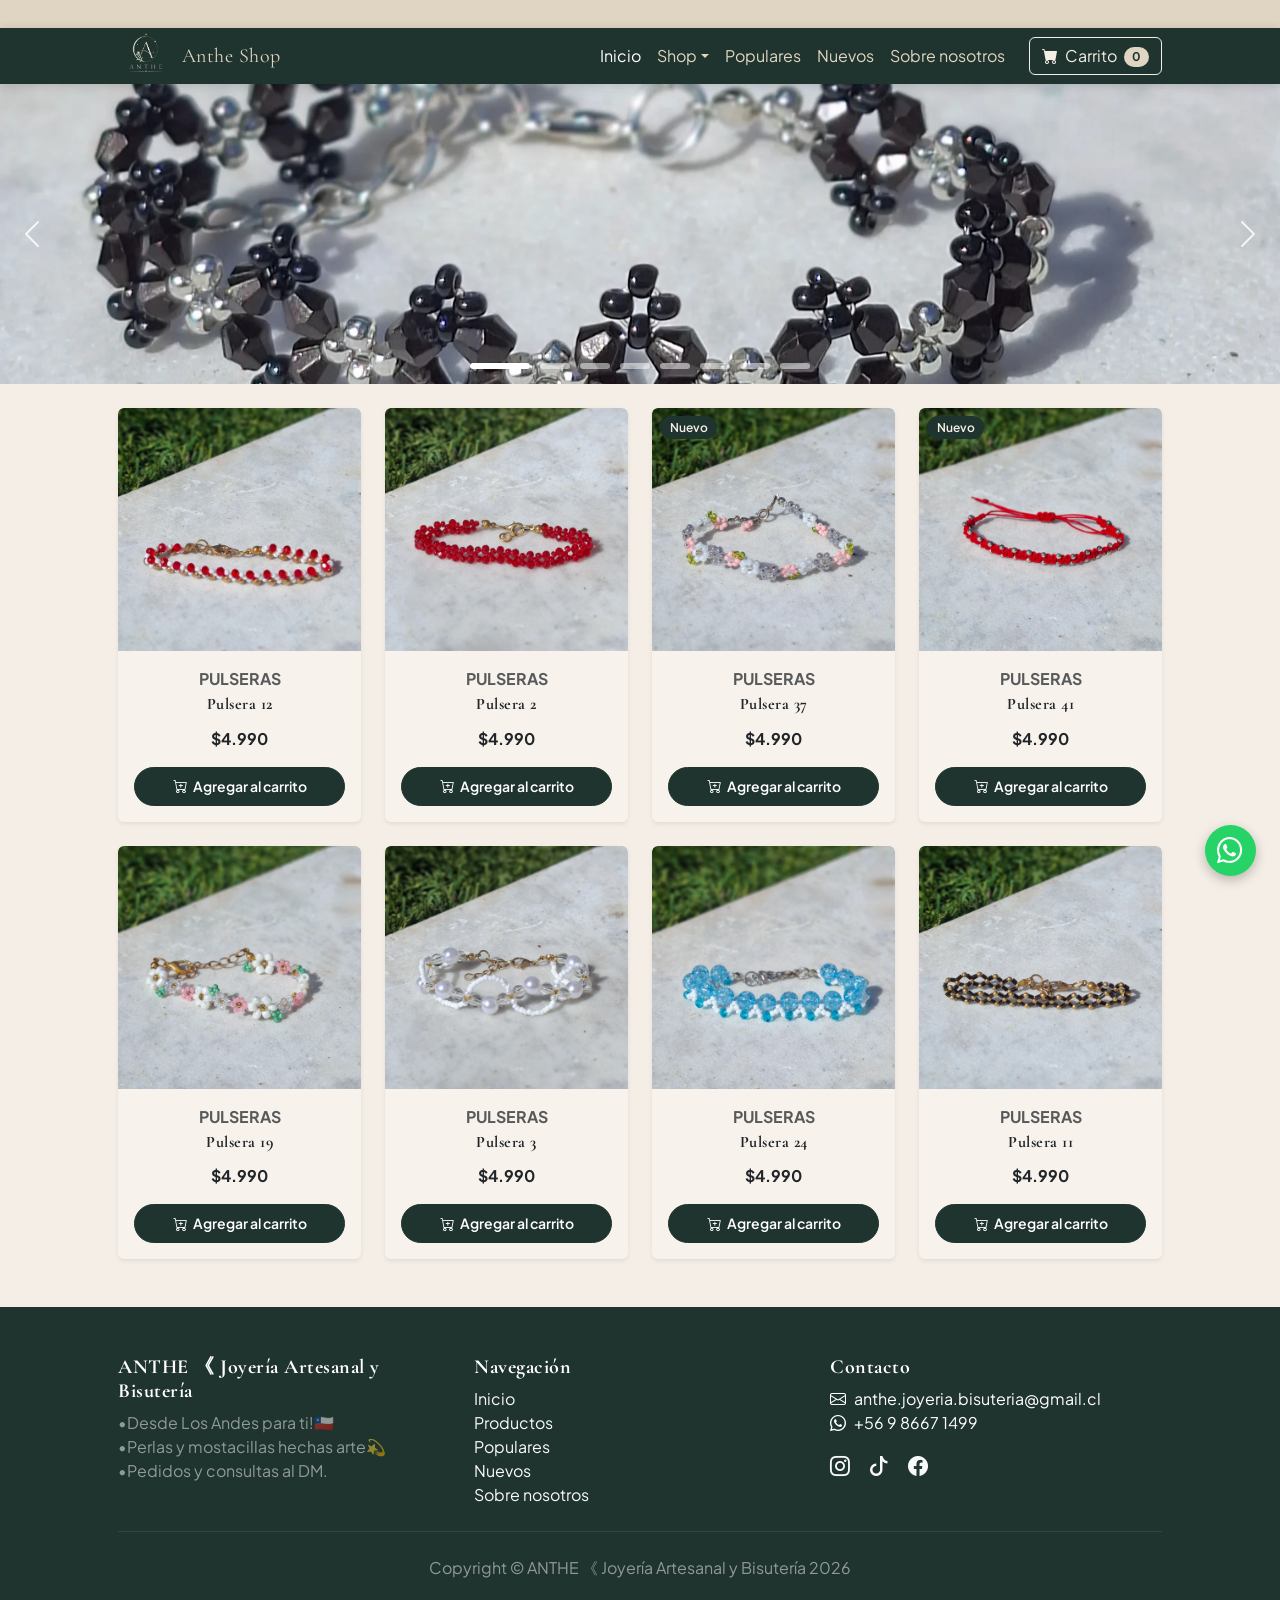
<file: index.html>
<!DOCTYPE html>
<html lang="es">
<head>
  <meta charset="utf-8" />
  <meta name="viewport" content="width=device-width, initial-scale=1" />
  <meta name="description" content="Anthe Shop &amp; bisutería - Pulseras y accesorios hechos a mano." />
  <title>Anthe Shop</title>
  <link rel="icon" type="image/x-icon" href="assets/favicon.ico" />
  <link href="https://cdn.jsdelivr.net/npm/bootstrap@5.2.3/dist/css/bootstrap.min.css" rel="stylesheet" />
  <link href="https://cdn.jsdelivr.net/npm/bootstrap-icons@1.5.0/font/bootstrap-icons.css" rel="stylesheet" />
  <link href="css/estilos.css" rel="stylesheet" />
  <link rel="preconnect" href="https://fonts.googleapis.com">
  <link rel="preconnect" href="https://fonts.gstatic.com" crossorigin>
  <link href="https://fonts.googleapis.com/css2?family=Cormorant+Garamond:wght@600;700&family=Plus+Jakarta+Sans:wght@400;500;600&display=swap" rel="stylesheet">

</head>
<body data-pagina="inicio">

  <div id="navbar"></div>

  <!-- Carrusel: las fotos y los links los crea scripts.js -->
  <header>
    <div id="miCarrusel" class="carousel slide" data-bs-ride="carousel" data-bs-interval="5000">
      <div class="carousel-indicators"></div>
      <div class="carousel-inner"></div>

      <button class="carousel-control-prev" type="button" data-bs-target="#miCarrusel" data-bs-slide="prev">
        <span class="carousel-control-prev-icon" aria-hidden="true"></span>
        <span class="visually-hidden">Anterior</span>
      </button>
      <button class="carousel-control-next" type="button" data-bs-target="#miCarrusel" data-bs-slide="next">
        <span class="carousel-control-next-icon" aria-hidden="true"></span>
        <span class="visually-hidden">Siguiente</span>
      </button>
    </div>
  </header>

  <!-- Productos destacados: los crea scripts.js -->
  <main>
    <section class="pt-4 pb-5">
      <div class="container px-4 px-lg-5">
        <div id="destacados" class="row g-3 g-lg-4 row-cols-2 row-cols-md-3 row-cols-xl-4 justify-content-center"></div>
      </div>
    </section>
  </main>

  <div id="footer"></div>

  <script src="https://cdn.jsdelivr.net/npm/bootstrap@5.2.3/dist/js/bootstrap.bundle.min.js"></script>
  <script src="js/datos.js"></script>
  <script src="js/scripts.js"></script>
  <!-- whatsapp flotante-->
  <a href="https://wa.me/56986671499" class="btn-whatsapp-flotante" target="_blank" rel="noopener" aria-label="Contacto WhatsApp">
  <i class="bi bi-whatsapp"></i>
</a>
</body>
</html>
</file>
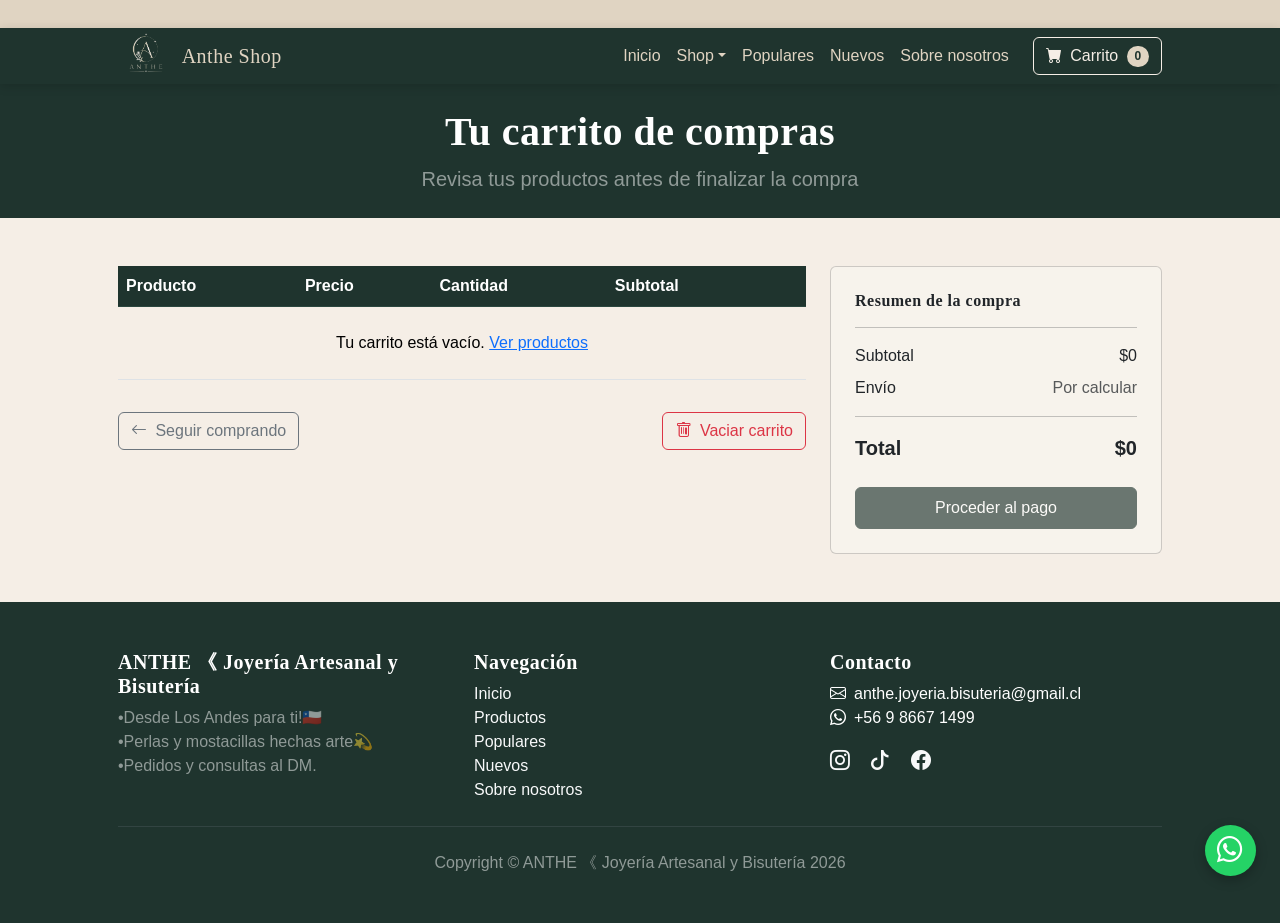
<file: carrito.html>
<!DOCTYPE html>
<html lang="es">
<head>
  <meta charset="utf-8" />
  <meta name="viewport" content="width=device-width, initial-scale=1" />
  <meta name="description" content="Carrito de compras - Anthe Shop &amp; bisutería" />
  <title>Carrito | Anthe Shop</title>
  <link rel="icon" type="image/x-icon" href="assets/favicon.ico" />
  <link href="https://cdn.jsdelivr.net/npm/bootstrap@5.2.3/dist/css/bootstrap.min.css" rel="stylesheet" />
  <link href="https://cdn.jsdelivr.net/npm/bootstrap-icons@1.5.0/font/bootstrap-icons.css" rel="stylesheet" />
  <link href="css/estilos.css" rel="stylesheet" />
</head>
<body data-pagina="carrito">

  <div id="navbar"></div>

  <header class="bg-marca text-white text-center py-4">
    <div class="container px-4 px-lg-5">
      <h1 class="display-6 fw-bolder">Tu carrito de compras</h1>
      <p class="lead fw-normal text-white-50 mb-0">Revisa tus productos antes de finalizar la compra</p>
    </div>
  </header>

  <!-- La tabla la llena scripts.js -->
  <main>
    <section class="py-5">
      <div class="container px-4 px-lg-5">
        <div class="row">

          <div class="col-lg-8 mb-4">
            <div class="table-responsive">
              <table class="table align-middle">
                <thead class="table-dark">
                  <tr>
                    <th scope="col">Producto</th>
                    <th scope="col">Precio</th>
                    <th scope="col">Cantidad</th>
                    <th scope="col">Subtotal</th>
                    <th scope="col"><span class="visually-hidden">Quitar</span></th>
                  </tr>
                </thead>
                <tbody id="lista-carrito"></tbody>
              </table>
            </div>
            <div class="d-flex justify-content-between mt-3">
              <a href="productos.html" class="btn btn-outline-secondary">
                <i class="bi-arrow-left me-1"></i> Seguir comprando
              </a>
              <button id="vaciar-carrito" class="btn btn-outline-danger" type="button">
                <i class="bi-trash me-1"></i> Vaciar carrito
              </button>
            </div>
          </div>

          <div class="col-lg-4">
            <div class="card">
              <div class="card-body p-4">
                <h5 class="card-title fw-bolder mb-3">Resumen de la compra</h5>
                <hr />
                <div class="d-flex justify-content-between mb-2">
                  <span>Subtotal</span>
                  <span id="resumen-subtotal">$0</span>
                </div>
                <div class="d-flex justify-content-between mb-2">
                  <span>Envío</span>
                  <span class="text-muted">Por calcular</span>
                </div>
                <hr />
                <div class="d-flex justify-content-between mb-4">
                  <strong class="fs-5">Total</strong>
                  <strong class="fs-5" id="resumen-total">$0</strong>
                </div>
                <button class="btn btn-dark w-100 py-2" type="button" id="btn-checkout">Proceder al pago</button>
              </div>
            </div>
          </div>

        </div>
      </div>
    </section>
  </main>

  <div id="footer"></div>

  <script src="https://cdn.jsdelivr.net/npm/bootstrap@5.2.3/dist/js/bootstrap.bundle.min.js"></script>
  <script src="js/datos.js"></script>
  <script src="js/scripts.js"></script>
  <a href="https://wa.me/569XXXXXXXX" class="btn-whatsapp-flotante" target="_blank" rel="noopener" aria-label="Contacto WhatsApp">
  <i class="bi bi-whatsapp"></i>
</a>

</body>
</html>
</file>
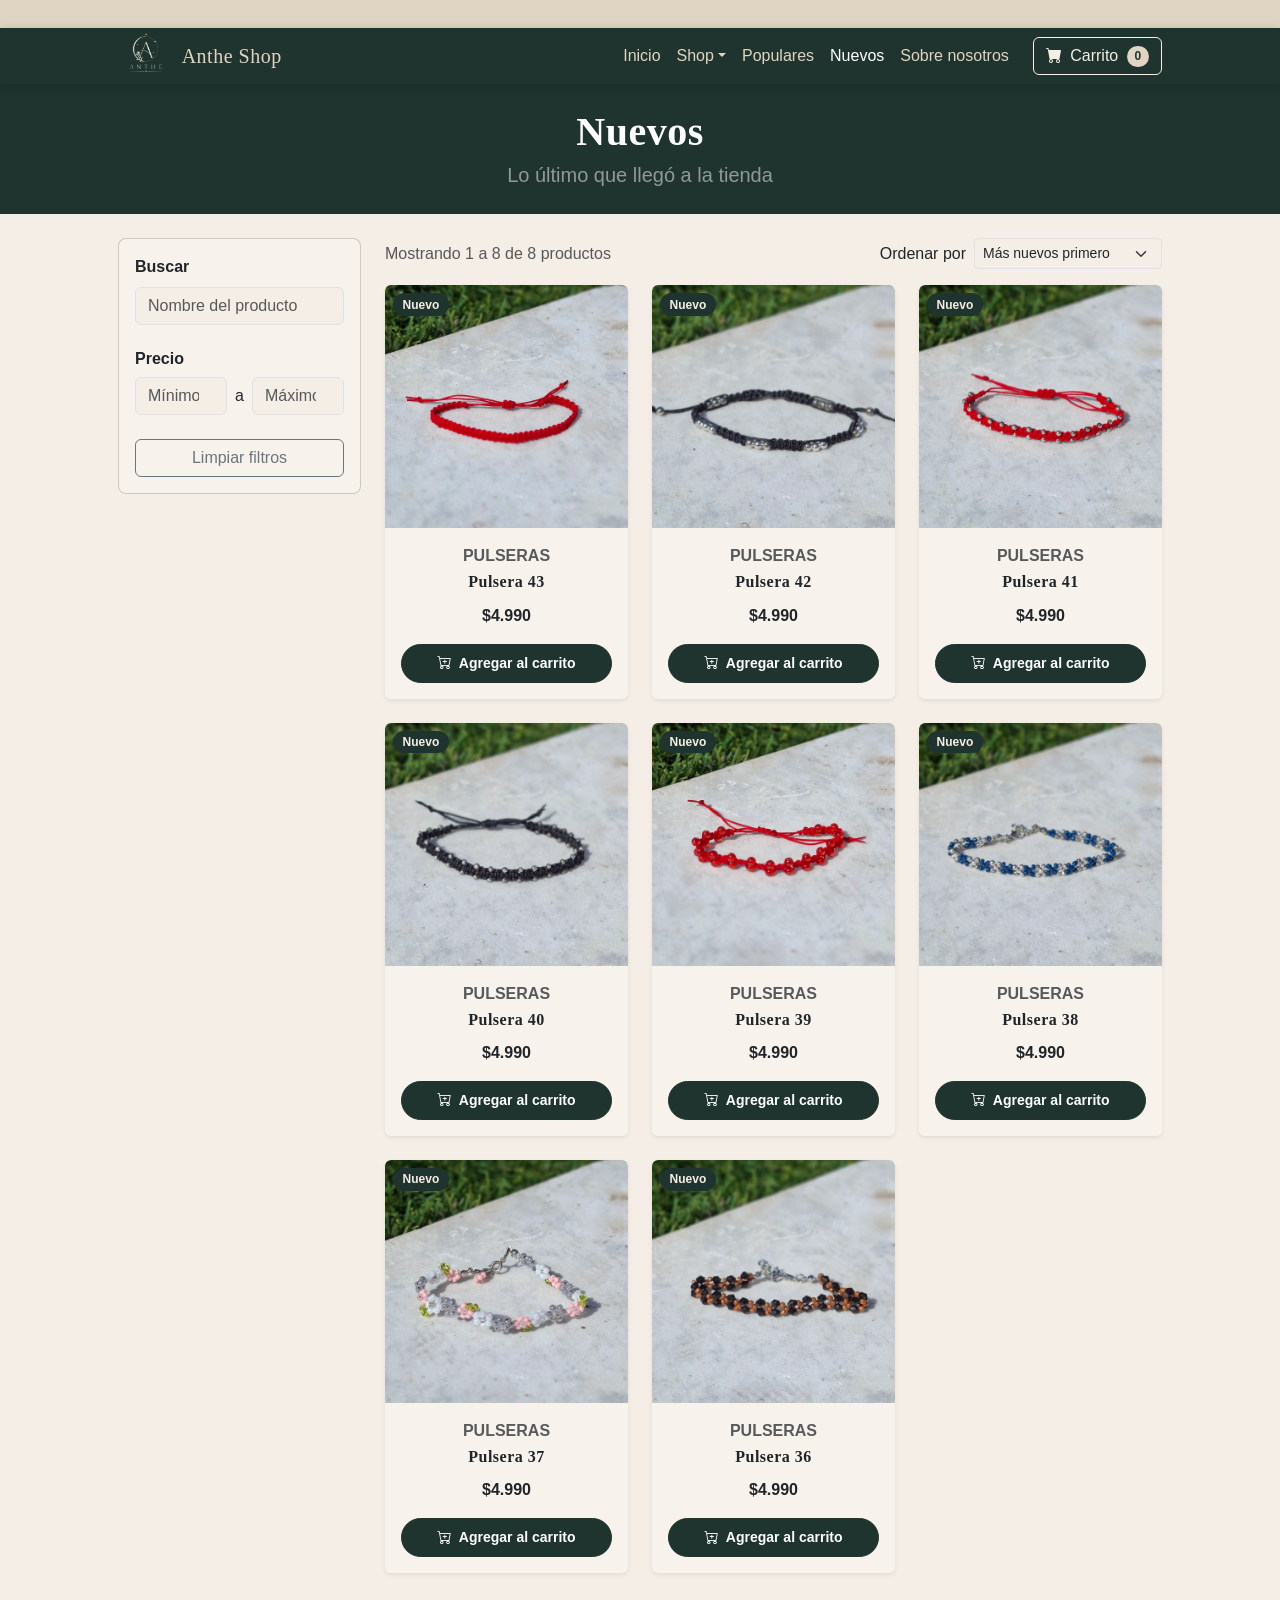
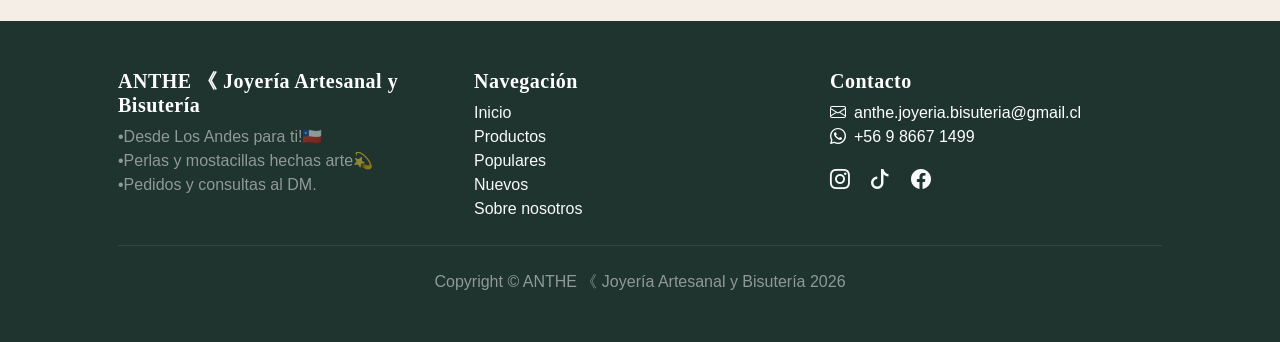
<file: nuevos.html>
<!DOCTYPE html>
<html lang="es">
<head>
  <meta charset="utf-8" />
  <meta name="viewport" content="width=device-width, initial-scale=1" />
  <meta name="description" content="Los productos más nuevos de Anthe Shop." />
  <title>Nuevos | Anthe Shop</title>
  <link rel="icon" type="image/x-icon" href="assets/favicon.ico" />
  <link href="https://cdn.jsdelivr.net/npm/bootstrap@5.2.3/dist/css/bootstrap.min.css" rel="stylesheet" />
  <link href="https://cdn.jsdelivr.net/npm/bootstrap-icons@1.5.0/font/bootstrap-icons.css" rel="stylesheet" />
  <link href="css/estilos.css" rel="stylesheet" />
</head>
<body data-pagina="nuevos" data-vista="nuevos">

  <div id="navbar"></div>

  <!-- Filtros, orden, productos y paginación: los crea scripts.js -->
  <div id="catalogo-app"></div>

  <div id="footer"></div>

  <script src="https://cdn.jsdelivr.net/npm/bootstrap@5.2.3/dist/js/bootstrap.bundle.min.js"></script>
  <script src="js/datos.js"></script>
  <script src="js/scripts.js"></script>
</body>
</html>
</file>
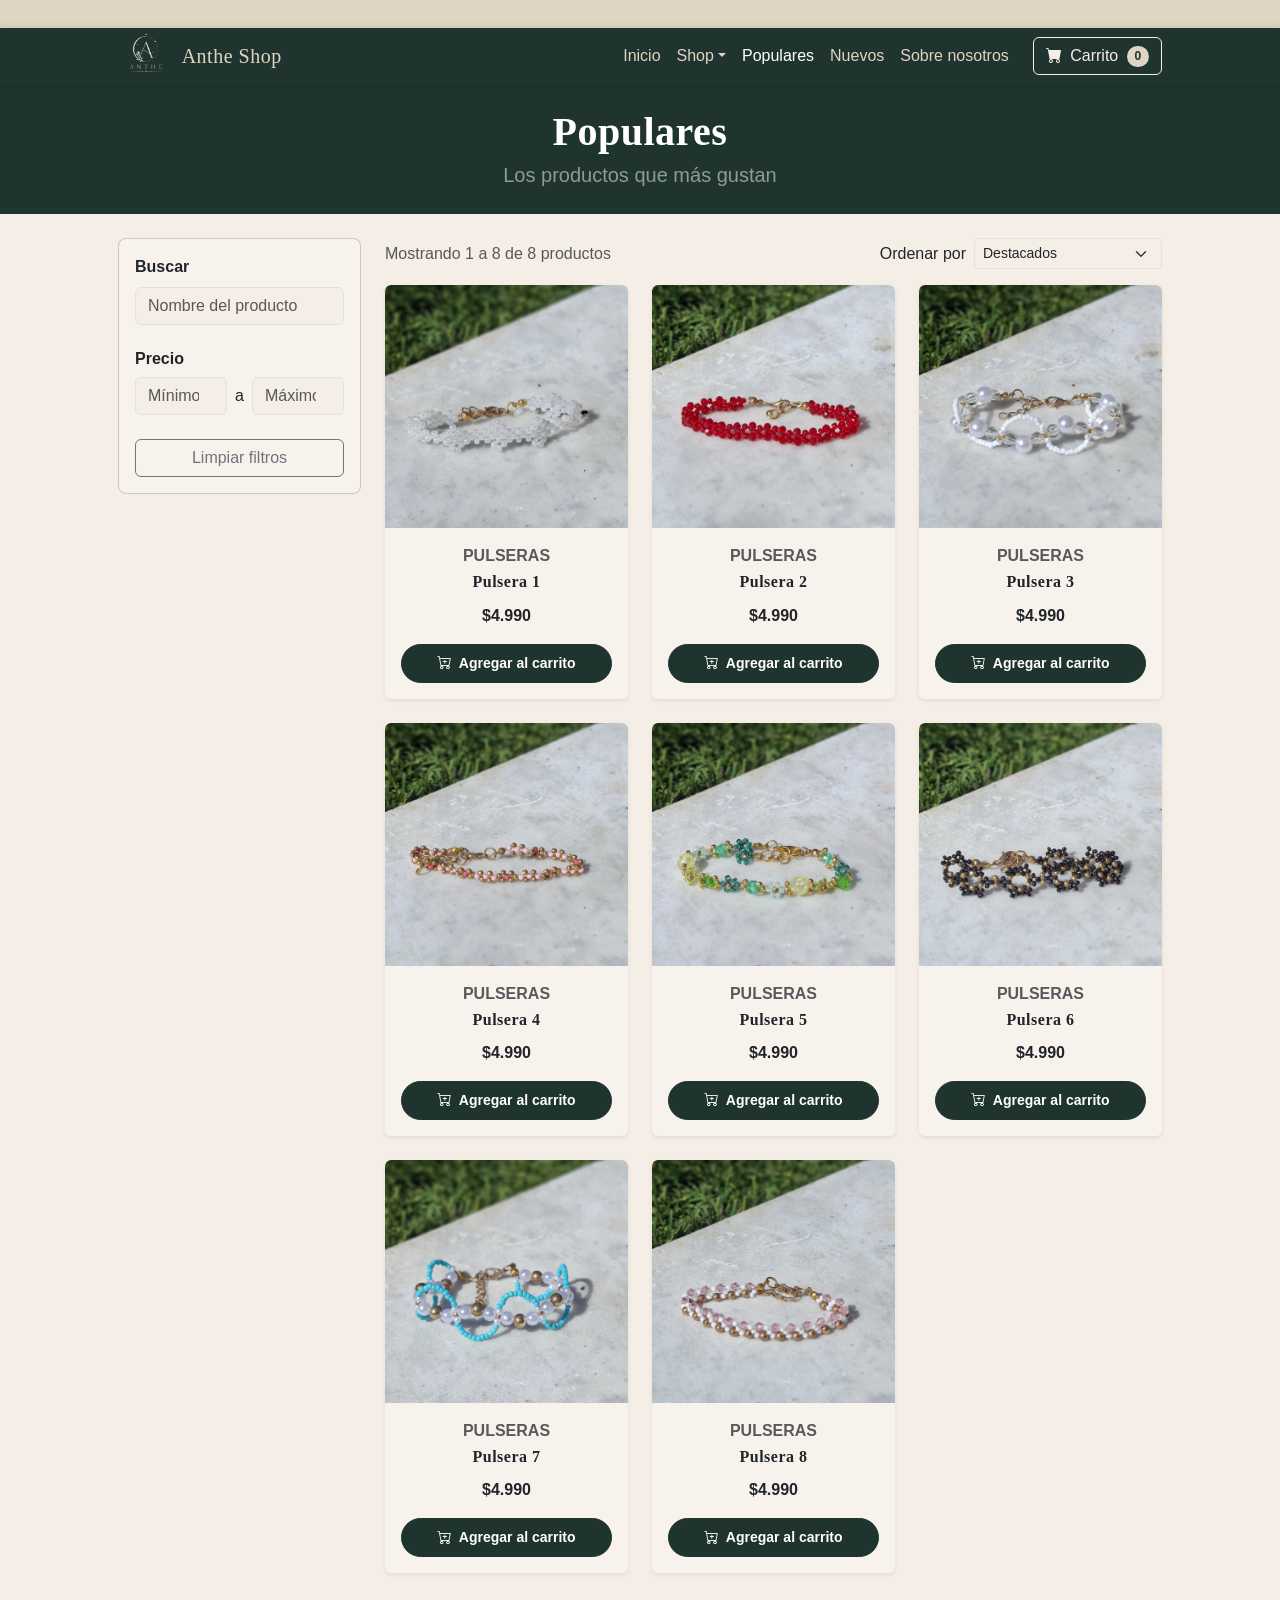
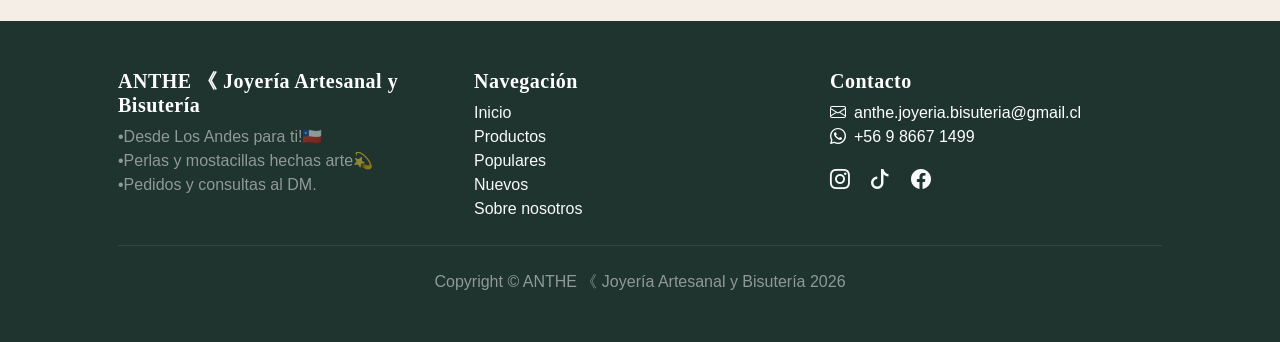
<file: populares.html>
<!DOCTYPE html>
<html lang="es">
<head>
  <meta charset="utf-8" />
  <meta name="viewport" content="width=device-width, initial-scale=1" />
  <meta name="description" content="Los productos más populares de Anthe Shop." />
  <title>Populares | Anthe Shop</title>
  <link rel="icon" type="image/x-icon" href="assets/favicon.ico" />
  <link href="https://cdn.jsdelivr.net/npm/bootstrap@5.2.3/dist/css/bootstrap.min.css" rel="stylesheet" />
  <link href="https://cdn.jsdelivr.net/npm/bootstrap-icons@1.5.0/font/bootstrap-icons.css" rel="stylesheet" />
  <link href="css/estilos.css" rel="stylesheet" />
</head>
<body data-pagina="populares" data-vista="populares">

  <div id="navbar"></div>

  <!-- Filtros, orden, productos y paginación: los crea scripts.js -->
  <div id="catalogo-app"></div>

  <div id="footer"></div>

  <script src="https://cdn.jsdelivr.net/npm/bootstrap@5.2.3/dist/js/bootstrap.bundle.min.js"></script>
  <script src="js/datos.js"></script>
  <script src="js/scripts.js"></script>
</body>
</html>
</file>
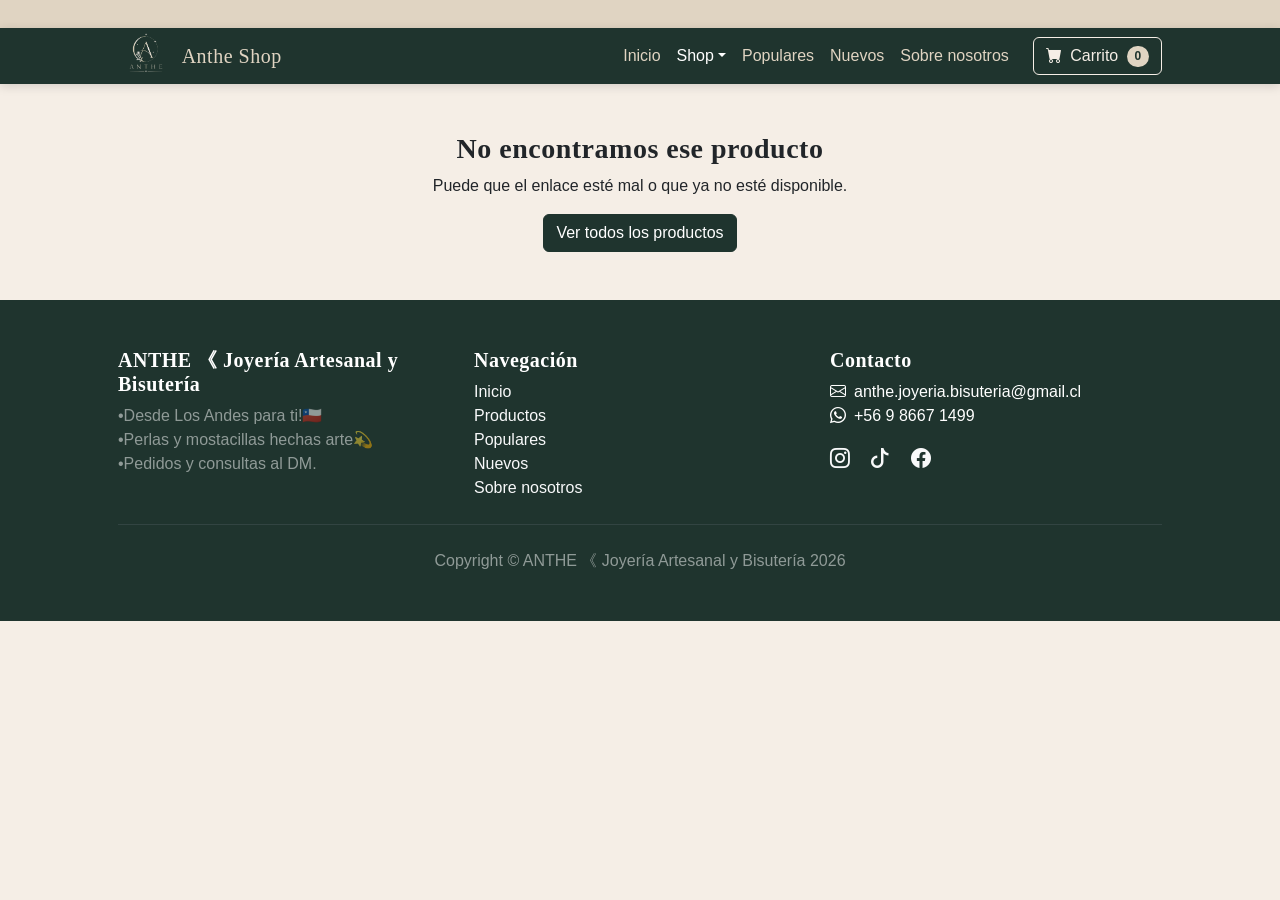
<file: producto.html>
<!DOCTYPE html>
<html lang="es">
<head>
  <meta charset="utf-8" />
  <meta name="viewport" content="width=device-width, initial-scale=1" />
  <meta name="description" content="Detalle de producto en Anthe Shop." />
  <title>Producto | Anthe Shop</title>
  <link rel="icon" type="image/x-icon" href="assets/favicon.ico" />
  <link href="https://cdn.jsdelivr.net/npm/bootstrap@5.2.3/dist/css/bootstrap.min.css" rel="stylesheet" />
  <link href="https://cdn.jsdelivr.net/npm/bootstrap-icons@1.5.0/font/bootstrap-icons.css" rel="stylesheet" />
  <link href="css/estilos.css" rel="stylesheet" />
</head>
<body data-pagina="producto">

  <div id="navbar"></div>

  <!-- Foto, precio y botón: los crea scripts.js según el ?id= de la dirección -->
  <div id="detalle"></div>

  <div id="footer"></div>

  <script src="https://cdn.jsdelivr.net/npm/bootstrap@5.2.3/dist/js/bootstrap.bundle.min.js"></script>
  <script src="js/datos.js"></script>
  <script src="js/scripts.js"></script>
</body>
</html>
</file>
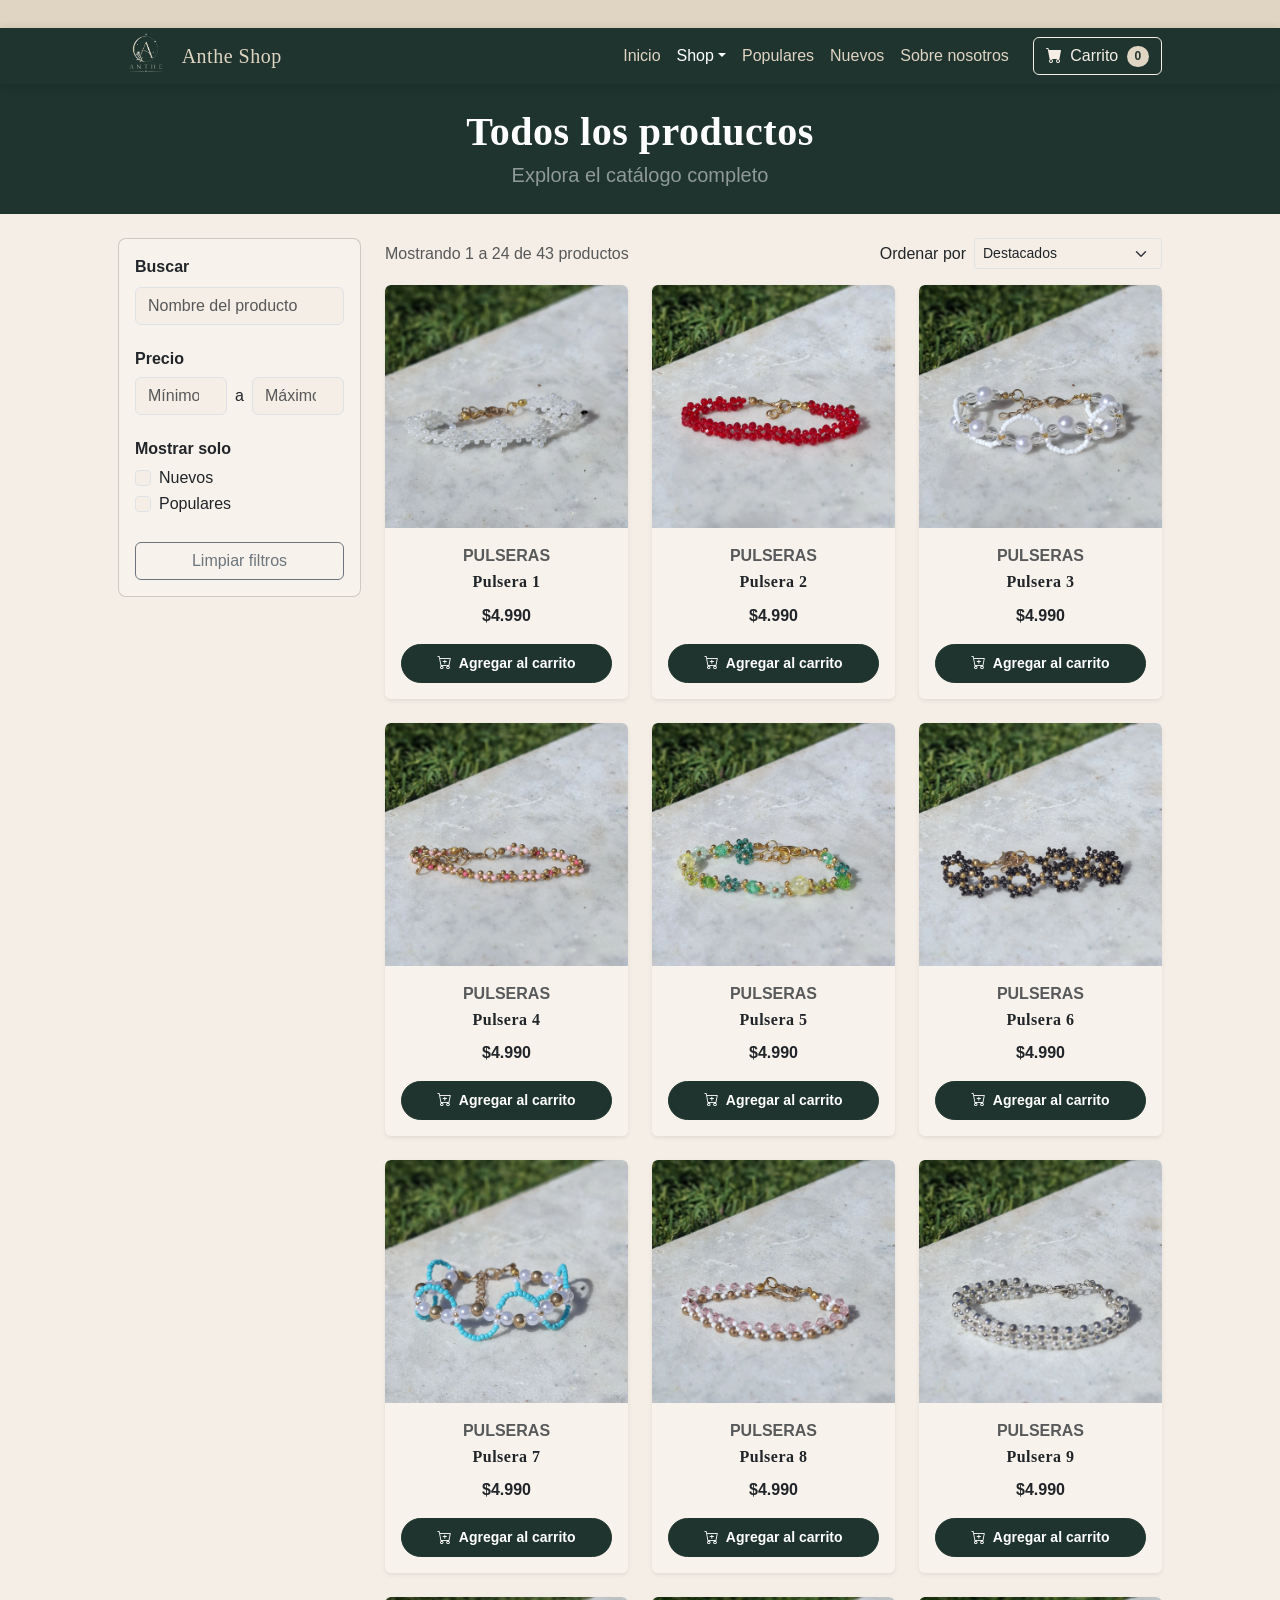
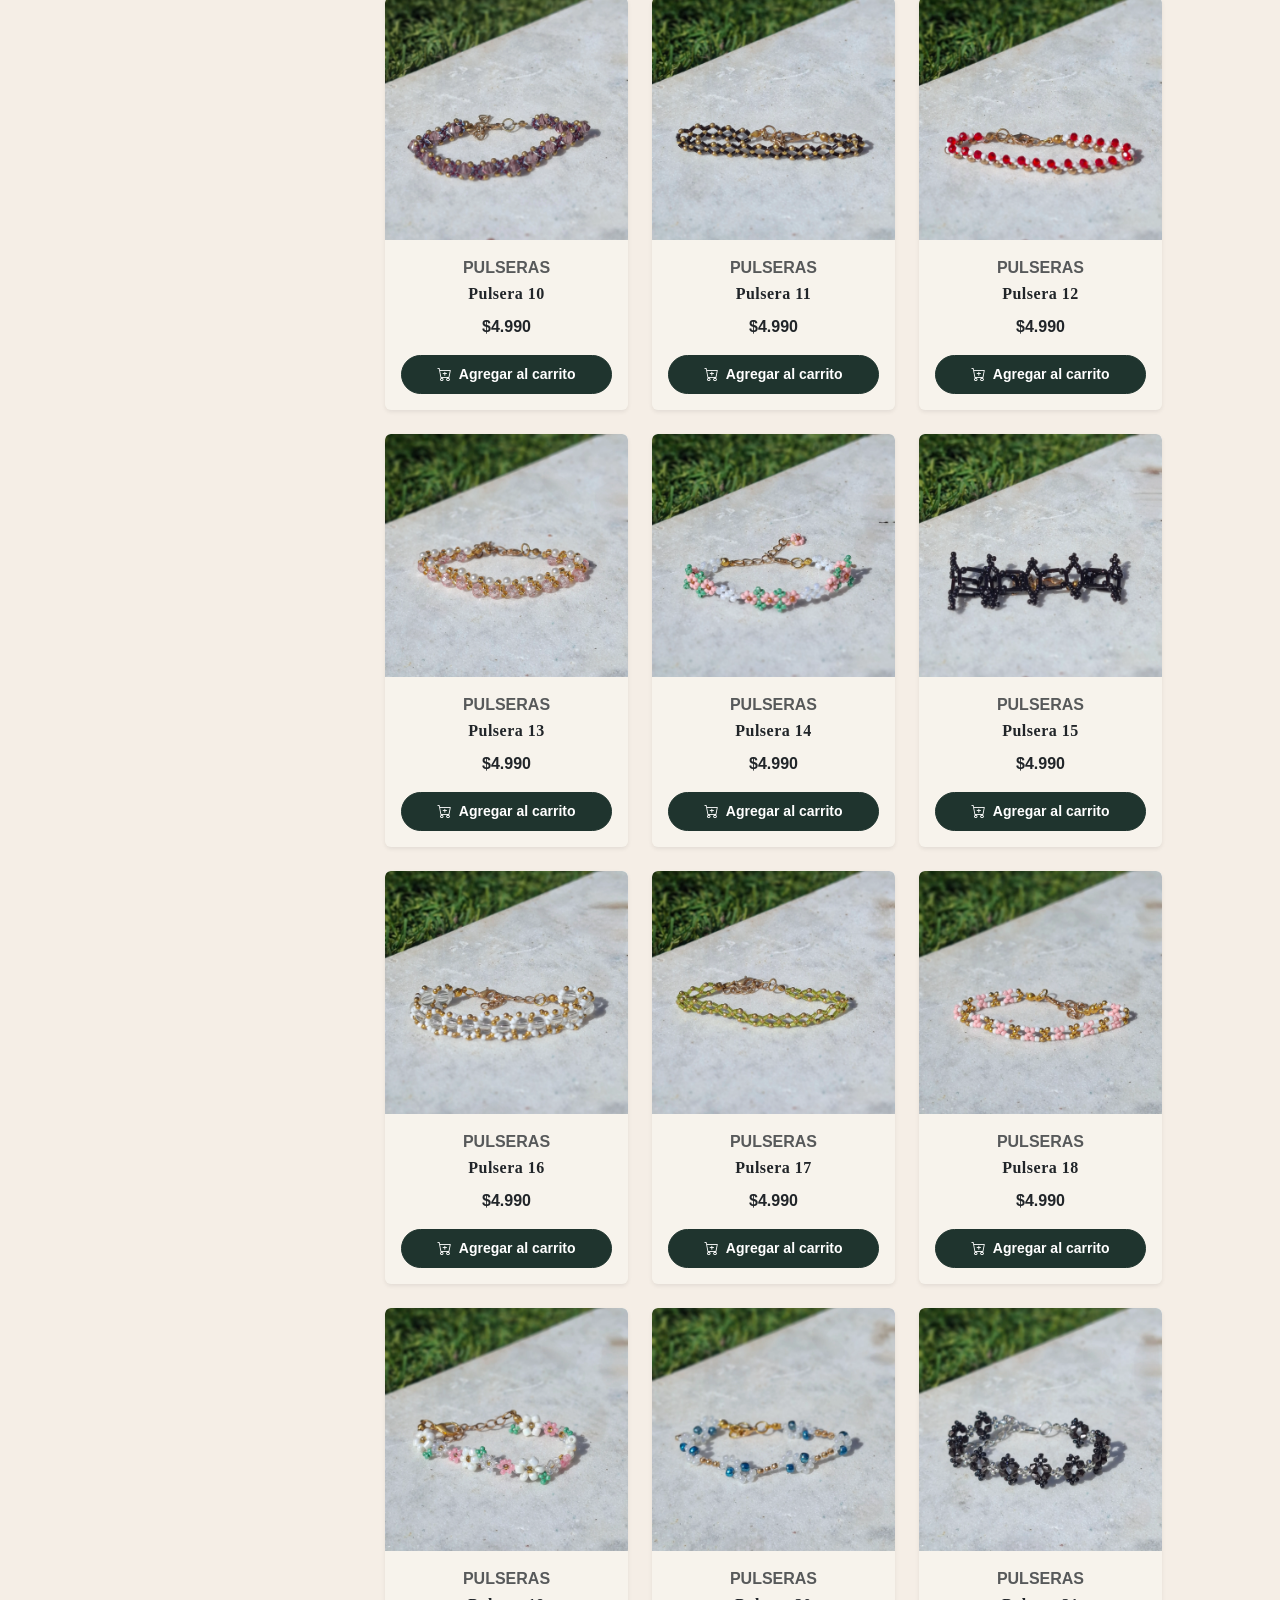
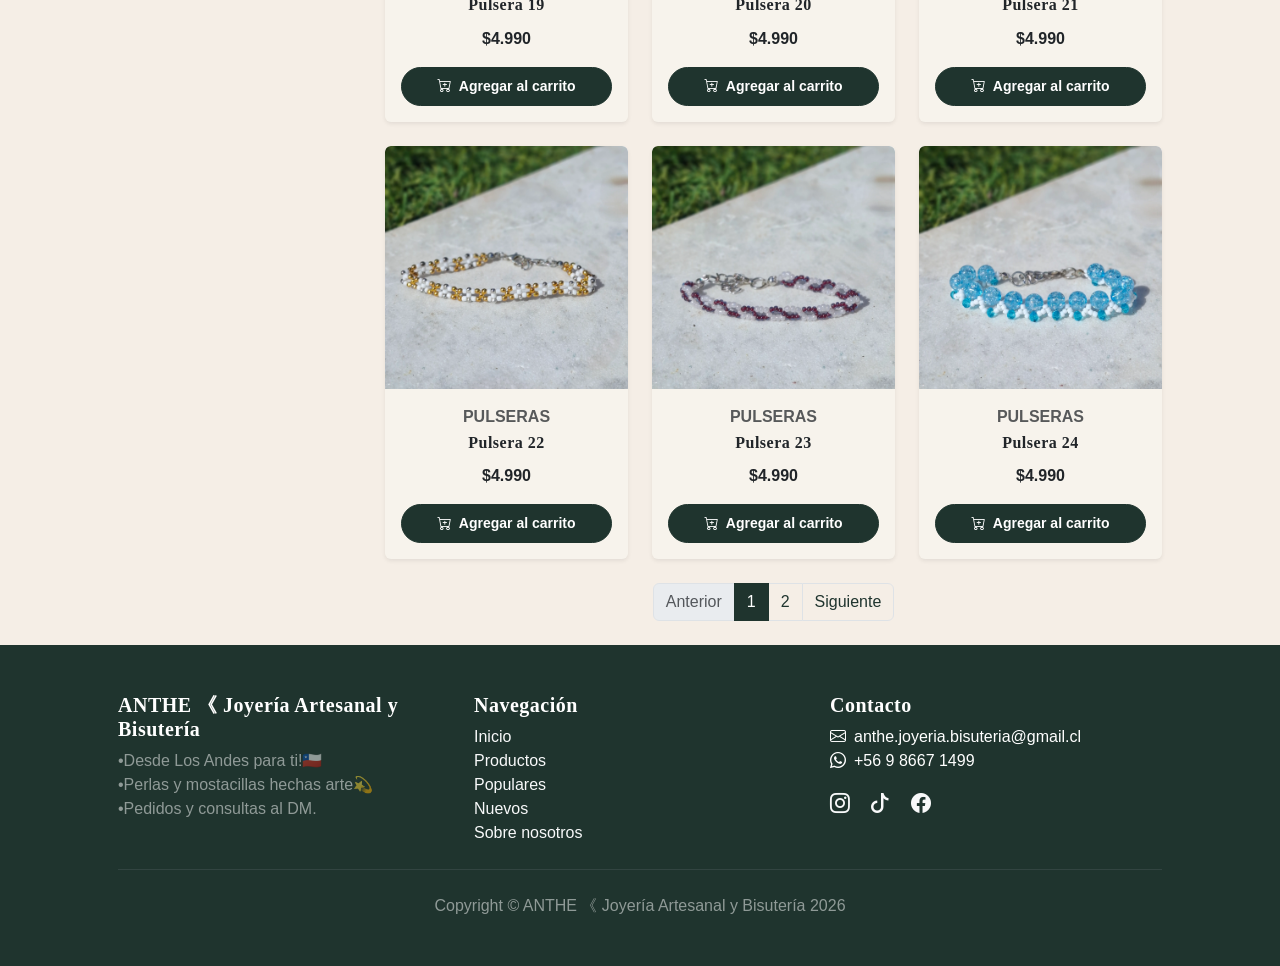
<file: productos.html>
<!DOCTYPE html>
<html lang="es">
<head>
  <meta charset="utf-8" />
  <meta name="viewport" content="width=device-width, initial-scale=1" />
  <meta name="description" content="Catálogo completo de pulseras y accesorios en Anthe Shop." />
  <title>Productos | Anthe Shop</title>
  <link rel="icon" type="image/x-icon" href="assets/favicon.ico" />
  <link href="https://cdn.jsdelivr.net/npm/bootstrap@5.2.3/dist/css/bootstrap.min.css" rel="stylesheet" />
  <link href="https://cdn.jsdelivr.net/npm/bootstrap-icons@1.5.0/font/bootstrap-icons.css" rel="stylesheet" />
  <link href="css/estilos.css" rel="stylesheet" />
</head>
<body data-pagina="productos" data-vista="">

  <div id="navbar"></div>

  <!-- Filtros, orden, productos y paginación: los crea scripts.js -->
  <div id="catalogo-app"></div>

  <div id="footer"></div>

  <script src="https://cdn.jsdelivr.net/npm/bootstrap@5.2.3/dist/js/bootstrap.bundle.min.js"></script>
  <script src="js/datos.js"></script>
  <script src="js/scripts.js"></script>
</body>
</html>
</file>
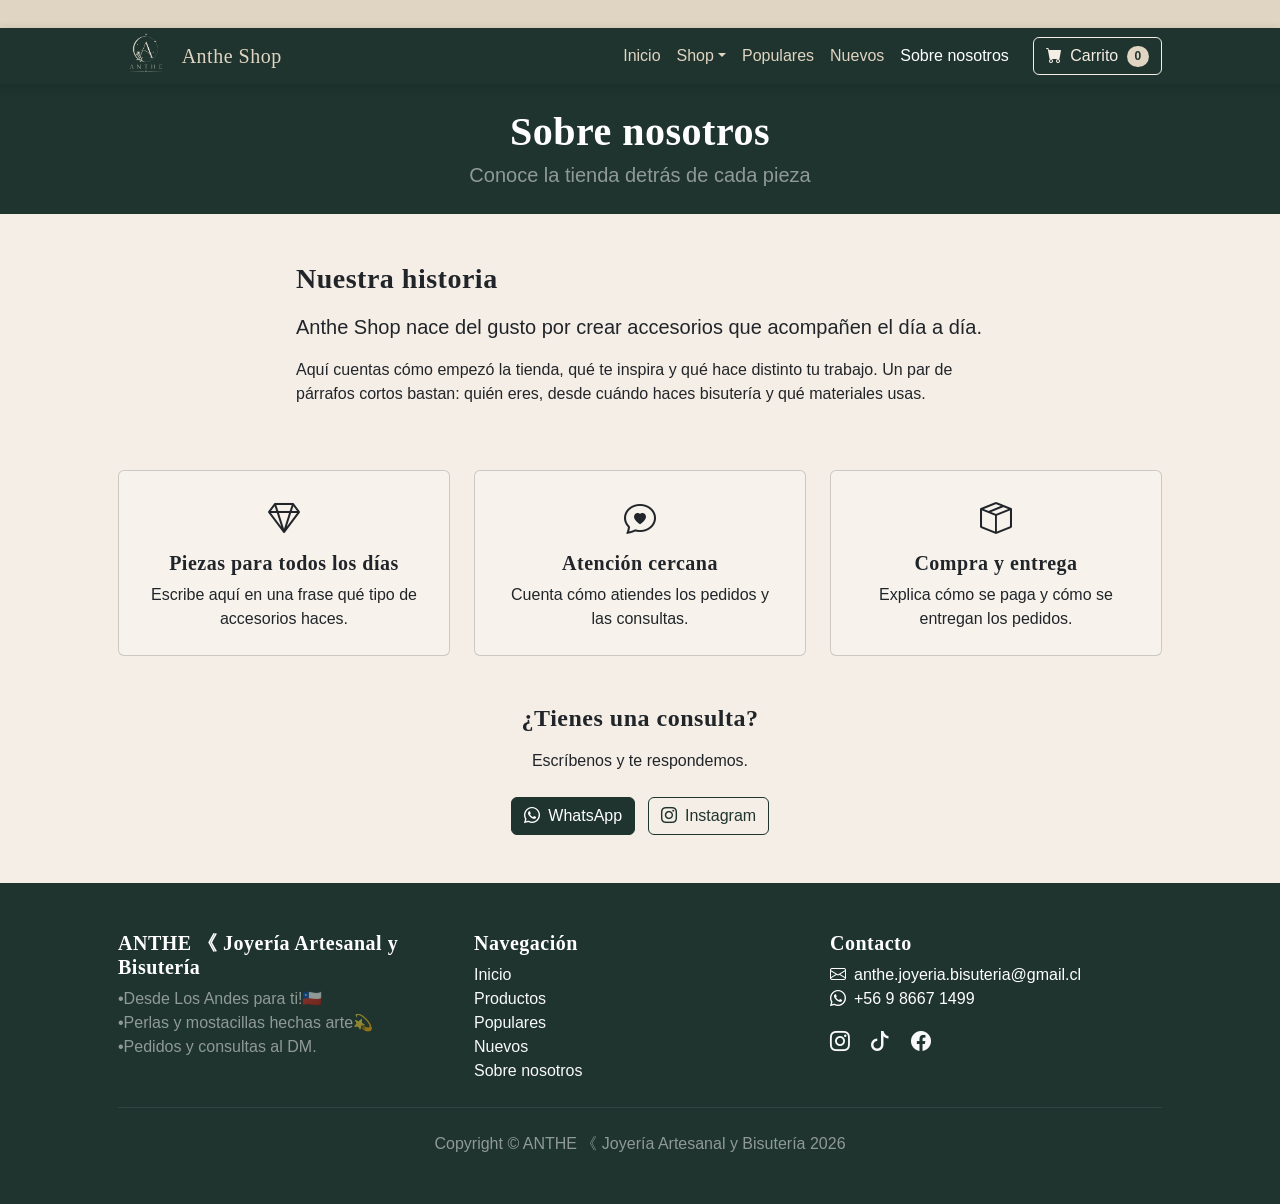
<file: sobre-nosotros.html>
<!DOCTYPE html>
<html lang="es">
<head>
  <meta charset="utf-8" />
  <meta name="viewport" content="width=device-width, initial-scale=1" />
  <meta name="description" content="Conoce la historia de Anthe Shop &amp; bisutería." />
  <title>Sobre nosotros | Anthe Shop</title>
  <link rel="icon" type="image/x-icon" href="assets/favicon.ico" />
  <link href="https://cdn.jsdelivr.net/npm/bootstrap@5.2.3/dist/css/bootstrap.min.css" rel="stylesheet" />
  <link href="https://cdn.jsdelivr.net/npm/bootstrap-icons@1.5.0/font/bootstrap-icons.css" rel="stylesheet" />
  <link href="css/estilos.css" rel="stylesheet" />
</head>
<body data-pagina="sobre">

  <div id="navbar"></div>

  <header class="bg-marca text-white text-center py-4">
    <div class="container px-4 px-lg-5">
      <h1 class="display-6 fw-bolder mb-1">Sobre nosotros</h1>
      <p class="lead fw-normal text-white-50 mb-0">Conoce la tienda detrás de cada pieza</p>
    </div>
  </header>

  <main>
    <!-- EDITA los textos de esta página: son de ejemplo -->
    <section class="py-5">
      <div class="container px-4 px-lg-5">
        <div class="row justify-content-center">
          <div class="col-lg-8">
            <h2 class="h3 fw-bolder mb-3">Nuestra historia</h2>
            <p class="lead">
              Anthe Shop nace del gusto por crear accesorios que acompañen el día a día.
            </p>
            <p>
              Aquí cuentas cómo empezó la tienda, qué te inspira y qué hace distinto tu trabajo.
              Un par de párrafos cortos bastan: quién eres, desde cuándo haces bisutería y qué
              materiales usas.
            </p>
          </div>
        </div>
      </div>
    </section>

    <section class="pb-5">
      <div class="container px-4 px-lg-5">
        <div class="row g-4 row-cols-1 row-cols-md-3">
          <div class="col">
            <div class="card h-100">
              <div class="card-body p-4 text-center">
                <i class="bi-gem fs-2"></i>
                <h3 class="h5 fw-bolder mt-2">Piezas para todos los días</h3>
                <p class="mb-0">Escribe aquí en una frase qué tipo de accesorios haces.</p>
              </div>
            </div>
          </div>
          <div class="col">
            <div class="card h-100">
              <div class="card-body p-4 text-center">
                <i class="bi-chat-heart fs-2"></i>
                <h3 class="h5 fw-bolder mt-2">Atención cercana</h3>
                <p class="mb-0">Cuenta cómo atiendes los pedidos y las consultas.</p>
              </div>
            </div>
          </div>
          <div class="col">
            <div class="card h-100">
              <div class="card-body p-4 text-center">
                <i class="bi-box-seam fs-2"></i>
                <h3 class="h5 fw-bolder mt-2">Compra y entrega</h3>
                <p class="mb-0">Explica cómo se paga y cómo se entregan los pedidos.</p>
              </div>
            </div>
          </div>
        </div>
      </div>
    </section>

    <section class="pb-5">
      <div class="container px-4 px-lg-5 text-center">
        <h2 class="h4 fw-bolder mb-3">¿Tienes una consulta?</h2>
        <p class="mb-4">Escríbenos y te respondemos.</p>
        <a class="btn btn-dark me-2" data-contacto="whatsapp" href="#" target="_blank" rel="noopener">
          <i class="bi-whatsapp me-1"></i> WhatsApp
        </a>
        <a class="btn btn-outline-dark" data-contacto="instagram" href="#" target="_blank" rel="noopener">
          <i class="bi-instagram me-1"></i> Instagram
        </a>
      </div>
    </section>
  </main>

  <div id="footer"></div>

  <script src="https://cdn.jsdelivr.net/npm/bootstrap@5.2.3/dist/js/bootstrap.bundle.min.js"></script>
  <script src="js/datos.js"></script>
  <script src="js/scripts.js"></script>
</body>
</html>
</file>
<file: css/estilos.css>
/* ===== Paleta ===== */
:root {
  --verde: #1f342e;
  --verde-hover: #2b473f;
  --crema: #f5eee6;
  --crema-card: #f7f3ec;
  --beige: #e0d4c2;

  --bs-body-bg: var(--crema);          /* fondo general del sitio */
}
/* ===== Tipografía General (AGREGAR AQUÍ) ===== */
body {
  font-family: 'Plus Jakarta Sans', sans-serif;
}

h1, h2, h3, h4, h5, .navbar-brand {
  font-family: 'Cormorant Garamond', serif;
  letter-spacing: 0.5px;
}

/* ===== Aparición suave de la página (sin JS) ===== */
@keyframes aparecer {
  from { opacity: 0; }
  to   { opacity: 1; }
}

@media (prefers-reduced-motion: no-preference) {
  body { animation: aparecer 0.8s ease-in-out; }
}

/* ===== Fondo de marca (headers y footer) ===== */
.bg-marca {
  background-color: var(--verde);
}

/* ===== Navbar ===== */
.navbar {
  --bs-navbar-padding-y: 0;
  --bs-navbar-brand-padding-y: 0;
  --bs-navbar-color: var(--beige);
  --bs-navbar-hover-color: #fff;
  --bs-navbar-active-color: #fff;
  --bs-navbar-brand-color: var(--beige);
  --bs-navbar-brand-hover-color: #fff;
  --bs-navbar-toggler-border-color: var(--beige);
  background-color: var(--verde);
}
.navbar-brand {
  display: flex;
  align-items: center;
  gap: 0.5rem;
}
.logo-navbar {
  height: 3.5rem;
  width: auto;
}
@media (max-width: 576px) {
  .logo-navbar { height: 2.8rem; }
}

/* Botón del carrito */
.navbar .btn-outline-light {
  --bs-btn-color: var(--crema);
  --bs-btn-border-color: var(--crema);
  --bs-btn-hover-color: var(--verde);
  --bs-btn-hover-bg: var(--crema);
  --bs-btn-hover-border-color: var(--crema);
  --bs-btn-active-color: var(--verde);
  --bs-btn-active-bg: var(--crema);
  --bs-btn-active-border-color: var(--crema);
}
.navbar .badge {
  background-color: var(--beige);
  color: var(--verde);
}
.navbar .btn:hover .badge {
  background-color: var(--verde);
  color: var(--beige);
}

/* Color del menú desplegable */
.navbar .dropdown-menu {
  background-color: var(--verde);
  border-color: var(--verde-hover);
}
.navbar .dropdown-item {
  color: var(--beige);
}
.navbar .dropdown-item:hover,
.navbar .dropdown-item:focus {
  background-color: var(--verde-hover);
  color: #fff;
}
.navbar .dropdown-divider {
  border-color: var(--verde-hover);
}
/* ===== Botones ===== */
.btn-dark {
  --bs-btn-bg: var(--verde);
  --bs-btn-border-color: var(--verde);
  --bs-btn-hover-bg: var(--verde-hover);
  --bs-btn-hover-border-color: var(--verde-hover);
  --bs-btn-active-bg: var(--verde-hover);
  --bs-btn-active-border-color: var(--verde-hover);
  --bs-btn-disabled-bg: var(--verde);
  --bs-btn-disabled-border-color: var(--verde);
}
.btn-outline-dark {
  --bs-btn-color: var(--verde);
  --bs-btn-border-color: var(--verde);
  --bs-btn-hover-bg: var(--verde);
  --bs-btn-hover-border-color: var(--verde);
  --bs-btn-active-bg: var(--verde);
  --bs-btn-active-border-color: var(--verde);
}

/* ===== Carrusel / banner ===== */
#miCarrusel {
  height: 200px;                       /* celular */
  overflow: hidden;
}
@media (min-width: 768px) {
  #miCarrusel { height: 250px; }       /* tablet */
}
@media (min-width: 992px) {
  #miCarrusel { height: 300px; }       /* computador */
}

#miCarrusel .carousel-inner,
#miCarrusel .carousel-item {
  height: 100%;
}
#miCarrusel .carousel-item {
  overflow: hidden;                    /* para que el zoom no se salga */
}
#miCarrusel .carousel-item > a {       /* cada foto es un link al producto */
  display: block;
  height: 100%;
}
#miCarrusel .carousel-item img {
  width: 100%;
  height: 100%;
  object-fit: cover;
  object-position: 40% 60%;
}

/* Zoom lento */
@keyframes zoomLento {
  from { transform: scale(1); }
  to   { transform: scale(1.12); }
}
@media (prefers-reduced-motion: no-preference) {
  #miCarrusel .carousel-item.active img {
    animation: zoomLento 6s ease-out forwards;
  }
}

/* Indicadores (rayitas) */
#miCarrusel .carousel-indicators {
  gap: 10px;
  margin-bottom: 15px;
}
#miCarrusel .carousel-indicators [data-bs-target] {
  width: 30px;
  height: 6px; /* Mantenemos el alto parejo */
  margin: 0;
  border: 0;
  border-radius: 10px;
  transition: width 0.3s ease, background-color 0.3s ease;
}
#miCarrusel .carousel-indicators .active {
  width: 60px; /* Solo se expande a lo ancho */
}


/* Flechas */
#miCarrusel .carousel-control-prev,
#miCarrusel .carousel-control-next {
  width: 5%;
  opacity: 0.8;
}
#miCarrusel .carousel-control-prev:hover,
#miCarrusel .carousel-control-next:hover {
  opacity: 1;
}

/* ===== Productos destacados (inicio) ===== */
#destacados {
  min-height: 450px;                   /* evita que la página salte al cambiar */
  transition: opacity 0.5s ease-in-out;
}
#destacados.fade-out {
  opacity: 0;
}

/* ===== Tarjetas (iguales en todas las páginas) ===== */
/* ===== Efecto Hover suave en Tarjetas ===== */
.card {
  --bs-card-bg: var(--crema-card);
  transition: transform 0.25s ease, box-shadow 0.25s ease;
}
.card:hover {
  transform: translateY(-4px);
  box-shadow: 0 0.5rem 1.25rem rgba(31, 52, 46, 0.12);
}
/* Transición en la foto de la tarjeta */
.card .ratio img {
  transition: transform 0.4s ease;
}

/* Al pasar el mouse por la tarjeta, la foto hace un pequeño zoom */
.card:hover .ratio img {
  transform: scale(1.05);
}

.card-body {
  padding: 0.75rem 0.5rem 0.25rem;
}
.card-body h5 {
  margin-bottom: 0.25rem;
  font-size: 1rem;
  line-height: 1.2;
}
.card-footer {
  padding: 0.25rem 0.5rem 0.75rem;
}

/* Imagen y nombre clickeables */
.enlace-producto {
  color: inherit;
  text-decoration: none;
}
.enlace-producto:hover {
  color: inherit;
}
h5 .enlace-producto:hover,
.card:has(.card-img-top:hover) h5 .enlace-producto {
  text-decoration: underline;          /* también al pasar por la imagen */
}

/* Etiqueta "Nuevo" sobre la foto */
.etiqueta-nuevo {
  position: absolute;
  top: 0.5rem;
  left: 0.5rem;
  z-index: 2;
  padding: 0.15rem 0.6rem;
  border-radius: 1rem;
  background-color: var(--verde);
  color: var(--crema);
  font-size: 0.75rem;
  font-weight: 600;
}

/* ===== Filtros del catálogo ===== */
.panel-filtros {
  padding: 1rem;
  border: 1px solid var(--bs-border-color-translucent);
  border-radius: 0.5rem;
  background-color: var(--crema-card);
}
.panel-filtros legend {
  float: none;
  width: auto;
  margin-bottom: 0.5rem;
  font-size: 1rem;
}
.panel-filtros fieldset {
  border: 0;
  padding: 0;
}
@media (min-width: 992px) {
  .panel-filtros {
    position: sticky;
    top: 5.5rem;                       /* queda a la vista bajo el navbar */
  }
}

/* Controles de formulario con el color de la marca */
.form-check-input:checked {
  background-color: var(--verde);
  border-color: var(--verde);
}
.form-control:focus,
.form-select:focus,
.form-check-input:focus {
  border-color: var(--verde);
  box-shadow: 0 0 0 0.25rem rgba(31, 52, 46, 0.2);
}

/* ===== Paginación ===== */
.pagination {
  --bs-pagination-color: var(--verde);
  --bs-pagination-hover-color: var(--verde-hover);
  --bs-pagination-focus-color: var(--verde-hover);
  --bs-pagination-focus-box-shadow: 0 0 0 0.25rem rgba(31, 52, 46, 0.2);
  --bs-pagination-active-bg: var(--verde);
  --bs-pagination-active-border-color: var(--verde);
}

/* ===== Migas de pan ===== */
.breadcrumb-item a {
  color: var(--verde);
  font-weight: 500;
  text-decoration: none;
}
.breadcrumb-item a:hover {
  color: #0d1714;
  text-decoration: underline;
}

/* ===== Tabla del carrito ===== */
.table-dark {
  --bs-table-bg: var(--verde);
  --bs-table-border-color: var(--verde-hover);
}
.table tr {
  transition: background-color 0.2s ease;
}


/* ===== Botones más amplios y cómodos en pantallas táctiles ===== */
@media (max-width: 576px) {
  .btn {
    padding-top: 0.5rem;
    padding-bottom: 0.5rem;
  }
  .card-body h5 {
    font-size: 0.95rem;
  }
}

/* ===== Sombra sutil al fijar el Navbar ===== */
.navbar.sticky-top {
  box-shadow: 0 2px 10px rgba(0, 0, 0, 0.15);
}

.btn-whatsapp-flotante {
  position: fixed;
  bottom: 1.5rem;
  right: 1.5rem;
  width: 3.2rem;
  height: 3.2rem;
  background-color: #25d366;
  color: #fff;
  border-radius: 50%;
  display: flex;
  align-items: center;
  justify-content: center;
  font-size: 1.6rem;
  box-shadow: 0 4px 12px rgba(0, 0, 0, 0.25);
  z-index: 1000;
  transition: transform 0.2s ease;
}

.btn-whatsapp-flotante:hover {
  color: #fff;
  transform: scale(1.1);
}

/* ===== Banner Superior (Marquesina Infinita Forzada) ===== */
.top-bar {
  background-color: var(--beige);
  color: var(--verde);
  font-size: 0.85rem;
  font-weight: 500;
  overflow: hidden !important;
  white-space: nowrap !important;
  width: 100%;
  display: block;
}

/* Animación del banner */
.top-bar-marquee {
  display: inline-block;
  padding-left: 100%;
  animation: moverMarquee 22s linear infinite;
}

@keyframes moverMarquee {
  0% { transform: translate(0, 0); }
  100% { transform: translate(-100%, 0); }
}
</file>
